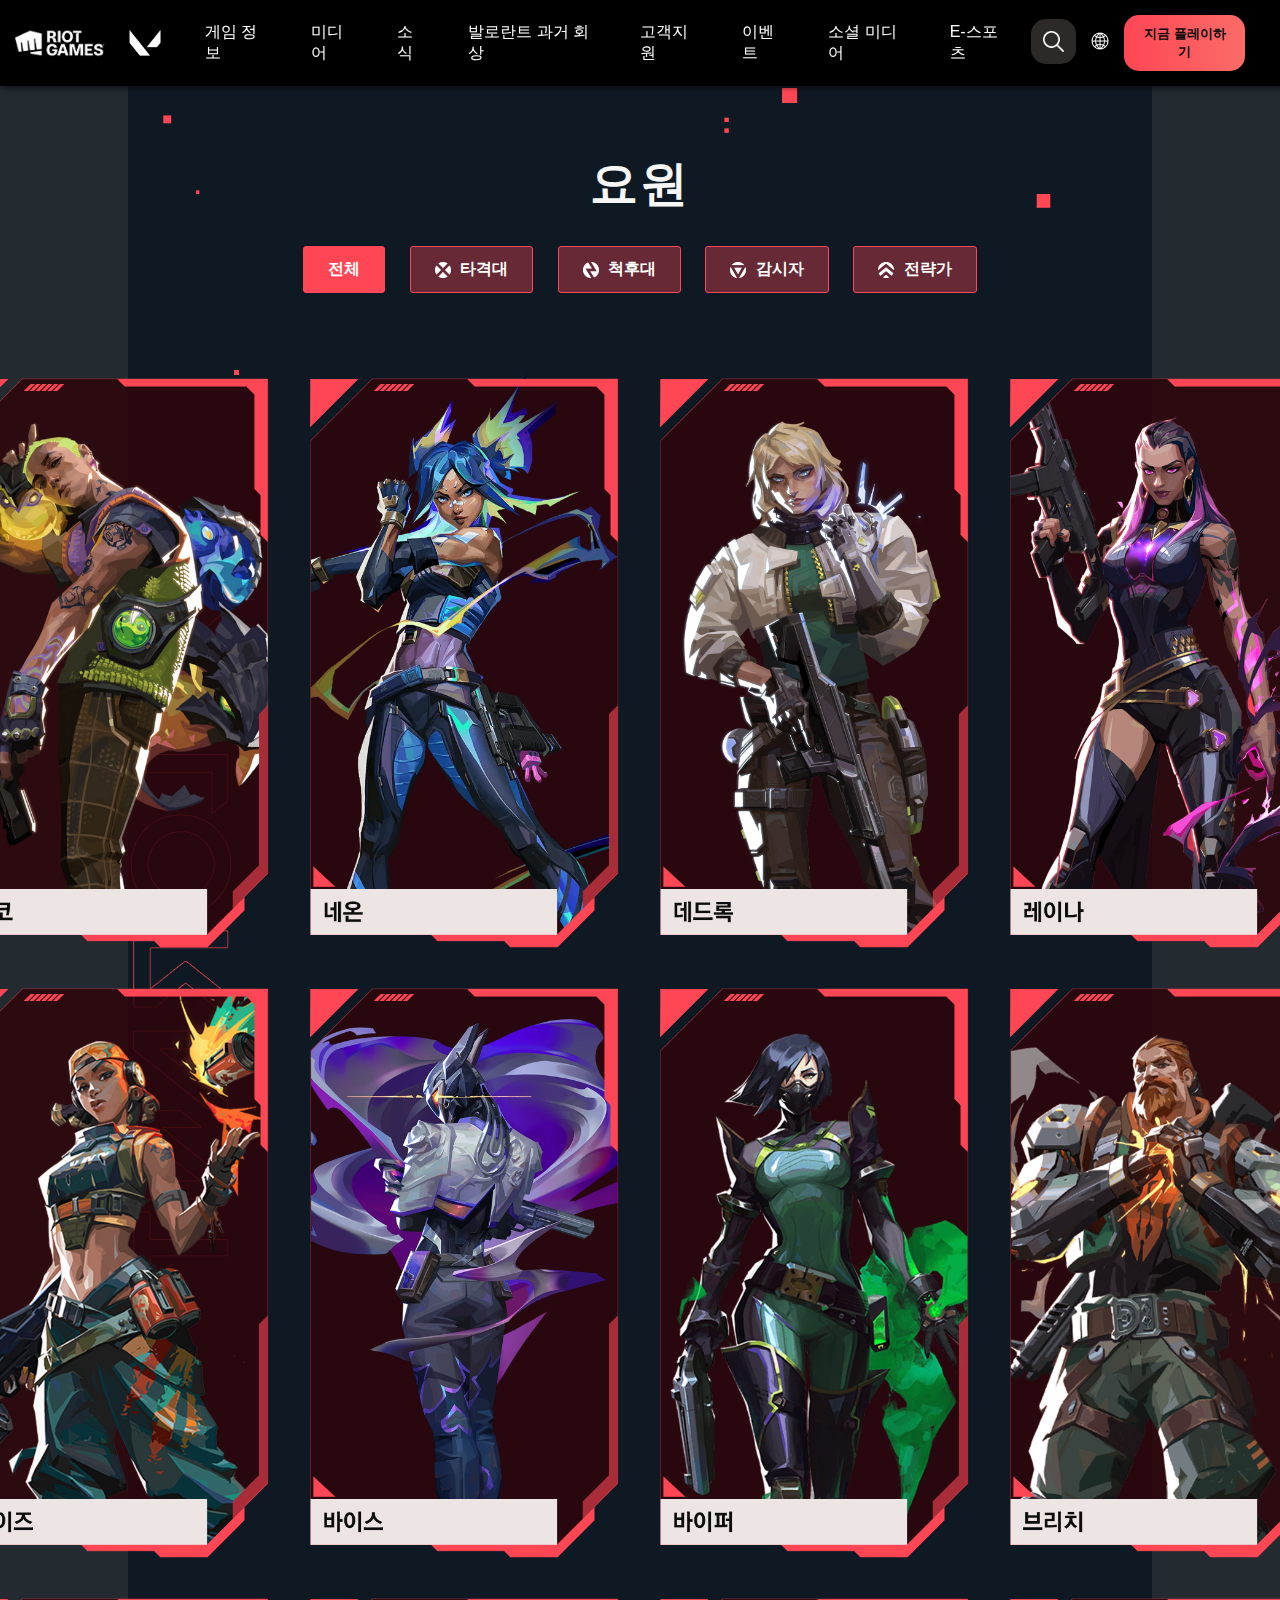
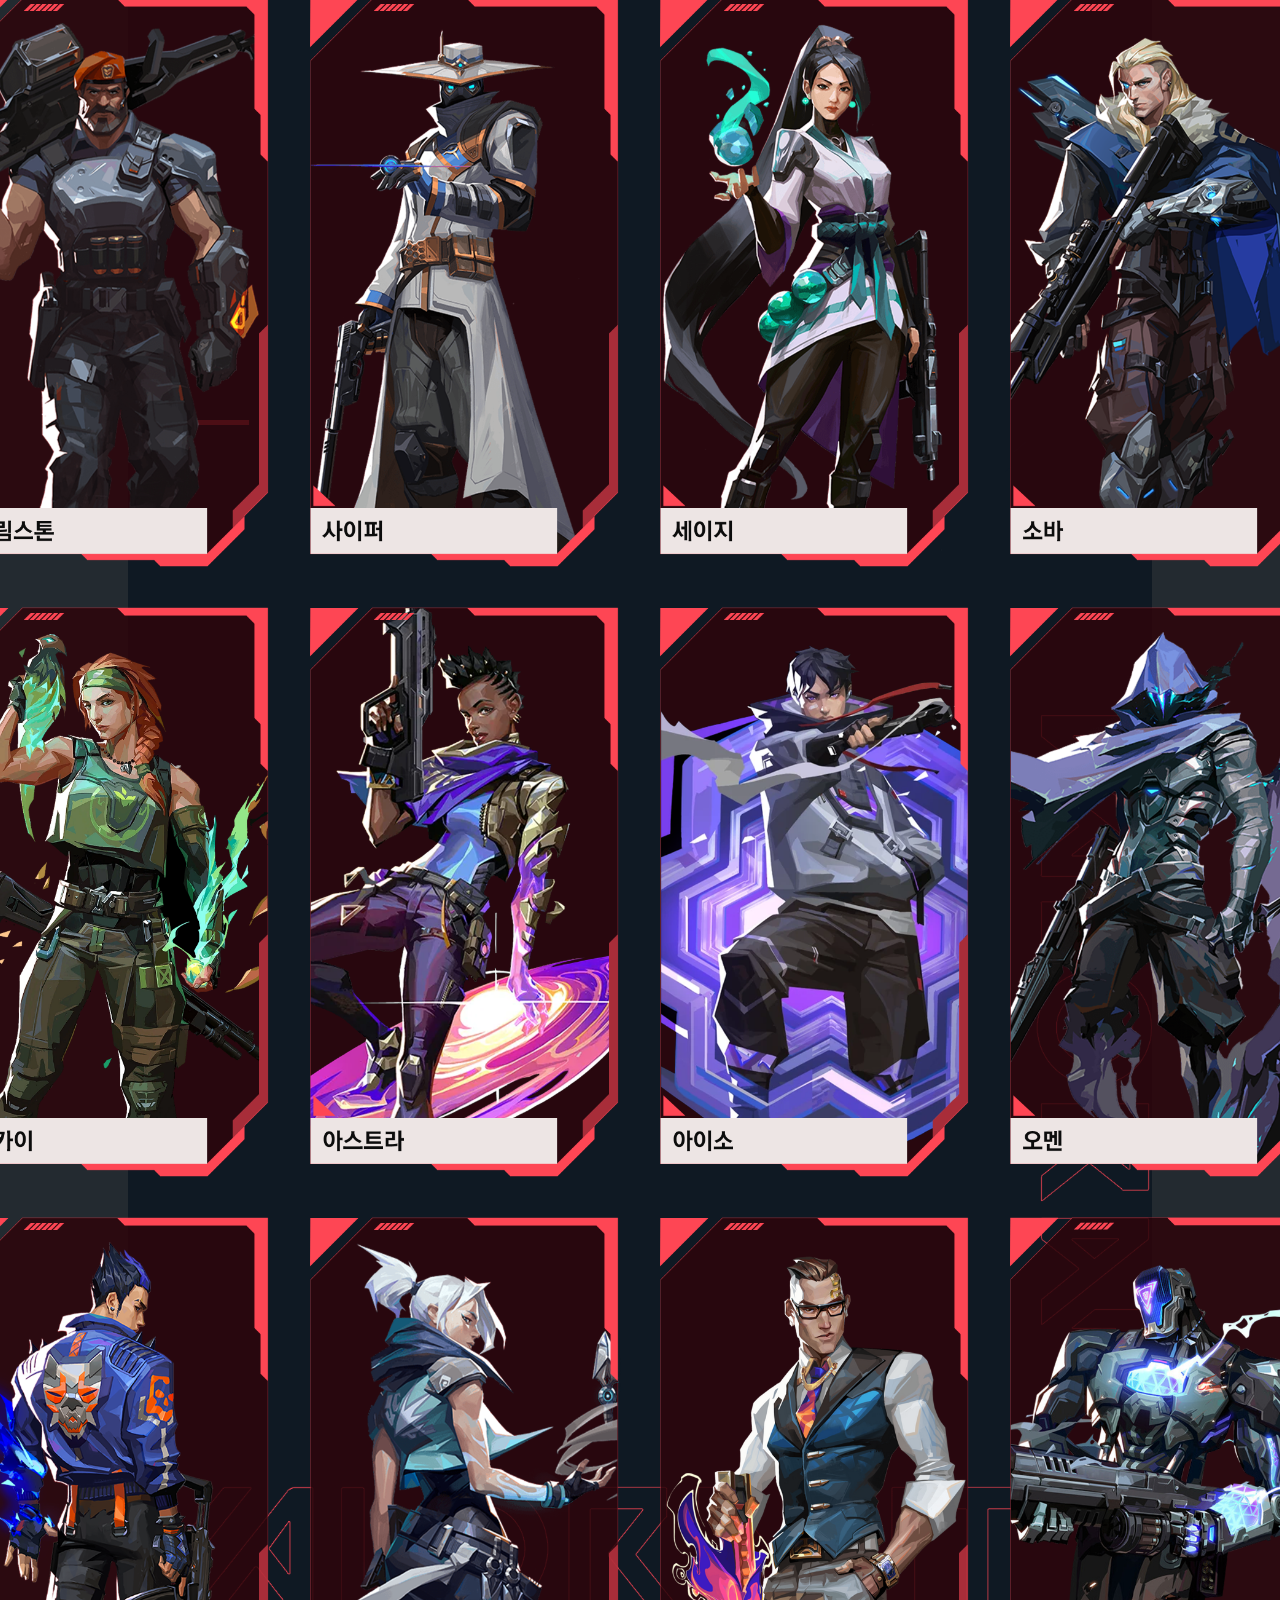
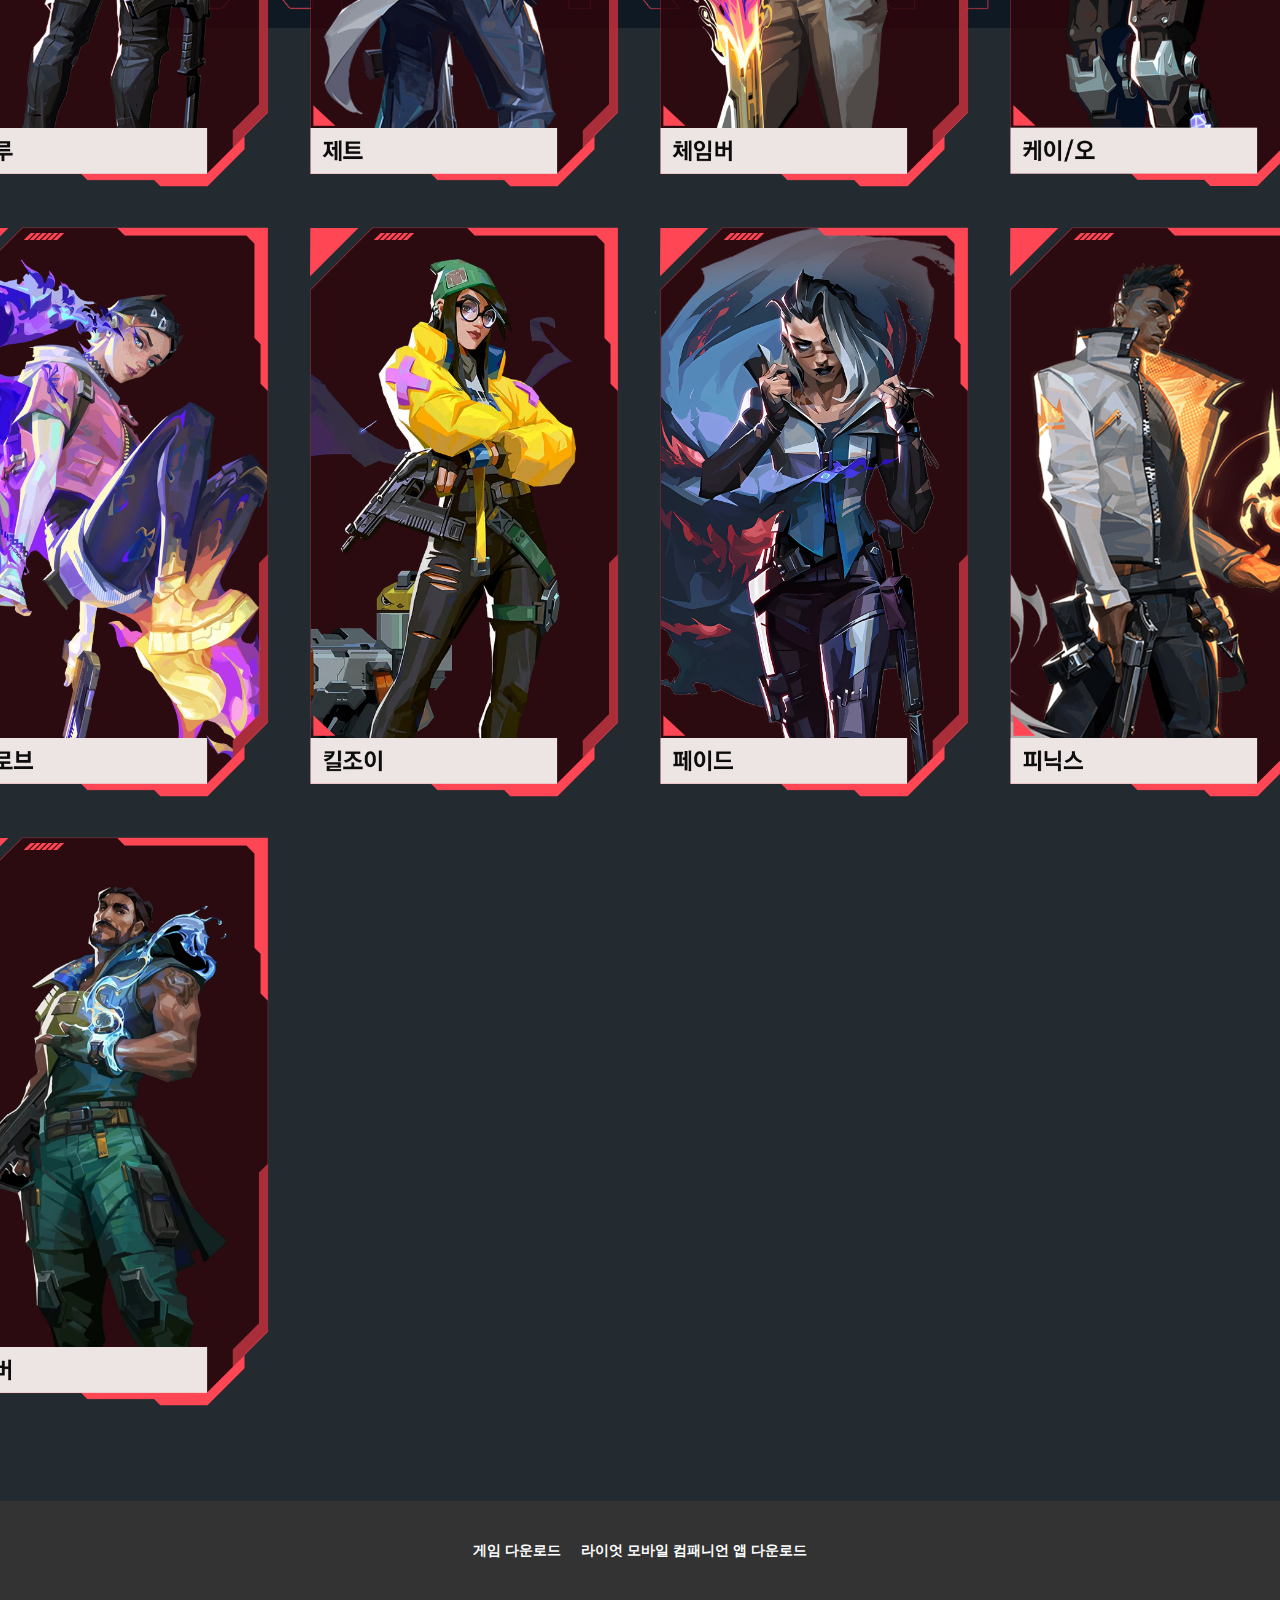
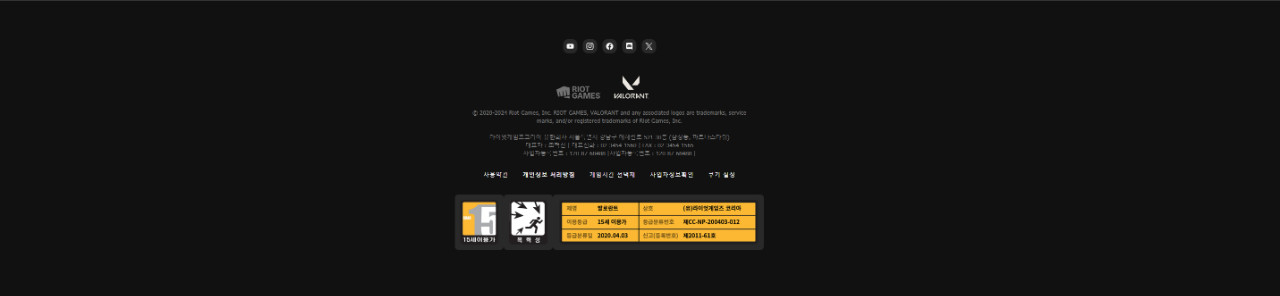
<file: page1.html>
<!DOCTYPE html>
<html lang="ko">
<head>
    <meta charset="UTF-8">
    <meta name="viewport" content="width=device-width, initial-scale=1.0">
    <title>요원</title>
    <link rel="stylesheet" href="styles1.css">
    <link rel="shortcut icon" type="image/png" href="./img/파비콘.ico">
</head>
<body>
    <div class="navbar">
        <div style="display: flex; align-items: center;">
            <img src="./img/라이엇 로고.png" alt="" class="logo">
            <img src="./img/발로란트 네비용.png" alt="" class="logo3">
            <div class="navbar-menu">
                <a href="#">게임 정보</a>
                <a href="#">미디어</a>
                <a href="#">소식</a>
                <a href="#">발로란트 과거 회상</a>
                <a href="#">고객지원</a>
                <a href="#">이벤트</a>
                <a href="#">소셜 미디어</a>
                <a href="#">E-스포츠</a>
            </div>
        </div>
        <div class="navbar-right">
            <a href="#" class="icon"><img src="./img/돋보기.png" alt="검색" /></a>
            <a href="#" class="icon2"><img src="./img/지구본 아이콘.png" alt="계정" /></a>
            <button class="play-button">지금 플레이하기</button>
        </div>
    </div>

    <div class="header-section">
        <h1 class="main-title">요원</h1>
        <div class="filter-buttons">
            <button class="filter-btn active" data-role="all">전체</button>
            <button class="filter-btn" data-role="타격대">
                <img src="./img/타격대 로고.png" alt="아이콘" style="width: 16px; height: 16px; margin-right: 5px;">
                타격대
            </button>
            <button class="filter-btn" data-role="척후대">
                <img src="./img/척후대 로고.png" alt="아이콘" style="width: 16px; height: 16px; margin-right: 5px;">
                척후대
            </button>
            <button class="filter-btn" data-role="감시자">
                <img src="./img/감시자 로고.png" alt="아이콘" style="width: 16px; height: 16px; margin-right: 5px;">
                감시자
            </button>
            <button class="filter-btn" data-role="전략가">
                <img src="./img/전략가 로고.png" alt="아이콘" style="width: 16px; height: 16px; margin-right: 5px;">
                전략가
            </button>
        </div>
    </div>
    
    <div class="container">
        <a href="https://playvalorant.com/ko-kr/agents/gekko/" class="agent" data-role="척후대">
            <img src="./img/게코.png" alt="게코">
        </a>
        <a href="https://playvalorant.com/ko-kr/agents/neon/" class="agent" data-role="타격대">
            <img src="./img/네온.png" alt="네온">
        </a>
        <a href="https://playvalorant.com/ko-kr/agents/deadlock/" class="agent" data-role="감시자">
            <img src="./img/데드록.png" alt="데드록">
        </a>
        <a href="https://playvalorant.com/ko-kr/agents/reyna/" class="agent" data-role="타격대">
            <img src="./img/레이나.png" alt="레이나">
        </a>
        <a href="https://playvalorant.com/ko-kr/agents/raze/" class="agent" data-role="타격대">
            <img src="./img/레이즈.png" alt="레이즈">
        </a>
        <a href="https://playvalorant.com/ko-kr/agents/vyse/" class="agent" data-role="감시자">
            <img src="./img/바이스.png" alt="바이스">
        </a>
        <a href="https://playvalorant.com/ko-kr/agents/viper/" class="agent" data-role="전략가">
            <img src="./img/바이퍼.png" alt="바이퍼">
        </a>
        <a href="https://playvalorant.com/ko-kr/agents/breach/" class="agent" data-role="척후대">
            <img src="./img/브리치.png" alt="브리치">
        </a>
        <a href="https://playvalorant.com/ko-kr/agents/brimstone/" class="agent" data-role="전략가">
            <img src="./img/브림스톤.png" alt="브림스톤">
        </a>
        <a href="https://playvalorant.com/ko-kr/agents/cypher/" class="agent" data-role="감시자">
            <img src="./img/사이퍼.png" alt="사이퍼">
        </a>
        <a href="https://playvalorant.com/ko-kr/agents/sage/" class="agent" data-role="감시자">
            <img src="./img/세이지.png" alt="세이지">
        </a>
        <a href="https://playvalorant.com/ko-kr/agents/sova/" class="agent" data-role="척후대">
            <img src="./img/소바.png" alt="소바">
        </a>
        <a href="https://playvalorant.com/ko-kr/agents/skye/" class="agent" data-role="척후대">
            <img src="./img/스카이.png" alt="스카이">
        </a>
        <a href="https://playvalorant.com/ko-kr/agents/astra/" class="agent" data-role="전략가">
            <img src="./img/아스트라.png" alt="아스트라">
        </a>
        <a href="https://playvalorant.com/ko-kr/agents/iso/" class="agent" data-role="타격대">
            <img src="./img/아이소.png" alt="아이소">
        </a>
        <a href="https://playvalorant.com/ko-kr/agents/omen/" class="agent" data-role="전략가">
            <img src="./img/오멘.png" alt="오멘">
        </a>
        <a href="https://playvalorant.com/ko-kr/agents/yoru/" class="agent" data-role="타격대">
            <img src="./img/요루.png" alt="요루">
        </a>
        <a href="https://playvalorant.com/ko-kr/agents/jett/" class="agent" data-role="타격대">
            <img src="./img/제트.png" alt="제트">
        </a>
        <a href="https://playvalorant.com/ko-kr/agents/chamber/" class="agent" data-role="감시자">
            <img src="./img/체임버.png" alt="체임버">
        </a>
        <a href="https://playvalorant.com/ko-kr/agents/kay-o/" class="agent" data-role="척후대">
            <img src="./img/케이오.png" alt="케이오">
        </a>
        <a href="https://playvalorant.com/ko-kr/agents/clove/" class="agent" data-role="전략가">
            <img src="./img/클로브.png" alt="클로브">
        </a>
        <a href="https://playvalorant.com/ko-kr/agents/killjoy/" class="agent" data-role="감시자">
            <img src="./img/킬조이.png" alt="킬조이">
        </a>
        <a href="https://playvalorant.com/ko-kr/agents/fade/" class="agent" data-role="척후대">
            <img src="./img/페이드.png" alt="페이드">
        </a>
        <a href="https://playvalorant.com/ko-kr/agents/phoenix/" class="agent" data-role="타격대">
            <img src="./img/피닉스.png" alt="피닉스">
        </a>
        <a href="https://playvalorant.com/ko-kr/agents/harbor/" class="agent" data-role="전략가">
            <img src="./img/하버.png" alt="하버">
        </a>
    </div>
<!-- container div 닫은 후, script 태그 전에 추가 -->
<!-- 구분선 역할의 사각형 -->
<div style="
    width: 100%;
    height: 100px;  /* 얇은 선 */
    background-color: #333333;  /* 발로란트 레드 컬러 */
    margin-top: 50px;
    position: relative;
    display: flex; /* 플렉스 박스 사용 */
    justify-content: center; /* 수평 중앙 정렬 */
    align-items: center; /* 수직 중앙 정렬 */
    color: white; /* 글자 색상 */
    font-size: 14px; /* 글자 크기 */
    font-weight: bold;
">   
<p style="margin-right: 20px;">게임 다운로드</p> <!-- 오른쪽 여백 추가 -->
    <p>라이엇 모바일 컴패니언 앱 다운로드</p>
</div>

<!-- 푸터 -->
<div style="
    width: 100%;
    display: flex;
    justify-content: center;
    align-items: center;
    padding: 30px 0;
    background-color: #111111;
">
    <img src="./img/푸터.PNG" alt="footer" style="
        max-width: 80%;
        height: auto;
        display: block;
    ">
</div>

    <script>
document.addEventListener('DOMContentLoaded', function() {
    const filterButtons = document.querySelectorAll('.filter-btn');
    const container = document.querySelector('.container');
    const agents = document.querySelectorAll('.agent');

    filterButtons.forEach(button => {
        button.addEventListener('click', function() {
            // 활성화된 버튼 스타일 변경
            filterButtons.forEach(btn => btn.classList.remove('active'));
            this.classList.add('active');

            const selectedRole = this.getAttribute('data-role');

            // 모든 요원을 일단 숨김
            agents.forEach(agent => {
                agent.style.display = 'none';
            });

            // 선택된 역할의 요원만 표시
            let visibleAgents;
            if (selectedRole === 'all') {
                visibleAgents = Array.from(agents);
            } else {
                visibleAgents = Array.from(agents).filter(agent => 
                    agent.getAttribute('data-role') === selectedRole
                );
            }

            // 보이는 요원들 재정렬
            visibleAgents.forEach((agent, index) => {
                agent.style.display = 'block';
                agent.style.opacity = '0';
                agent.style.transform = 'scale(0.8)';
                agent.style.gridRow = `${Math.floor(index / 4) + 1}`;
                agent.style.gridColumn = `${(index % 4) + 1}`;
                
                // 애니메이션 효과
                setTimeout(() => {
                    agent.style.opacity = '1';
                    agent.style.transform = 'scale(1)';
                }, 50 * index);
            });
        });
    });
});
document.addEventListener('DOMContentLoaded', function() {
    const cursor = document.querySelector('.custom-cursor');
    const agents = document.querySelectorAll('.agent');

    // 커서 이동 - requestAnimationFrame 사용하여 더 부드럽게
    let mouseX = 0;
    let mouseY = 0;
    let cursorX = 0;
    let cursorY = 0;

    document.addEventListener('mousemove', function(e) {
        mouseX = e.clientX;
        mouseY = e.clientY;
    });
});
document.addEventListener('DOMContentLoaded', function() {
    const cursor = document.querySelector('.custom-cursor');
    const agents = document.querySelectorAll('.agent');

    // 커서 이동
    document.addEventListener('mousemove', function(e) {
        cursor.style.left = e.clientX + 'px';
        cursor.style.top = e.clientY + 'px';
    });

    // 요원 카드에만 반응
    agents.forEach(agent => {
        agent.addEventListener('mouseenter', () => {
            cursor.classList.add('hover');
        });
        
        agent.addEventListener('mouseleave', () => {
            cursor.classList.remove('hover');
        });
    });
});

    </script>
</body>
</html>
</file>
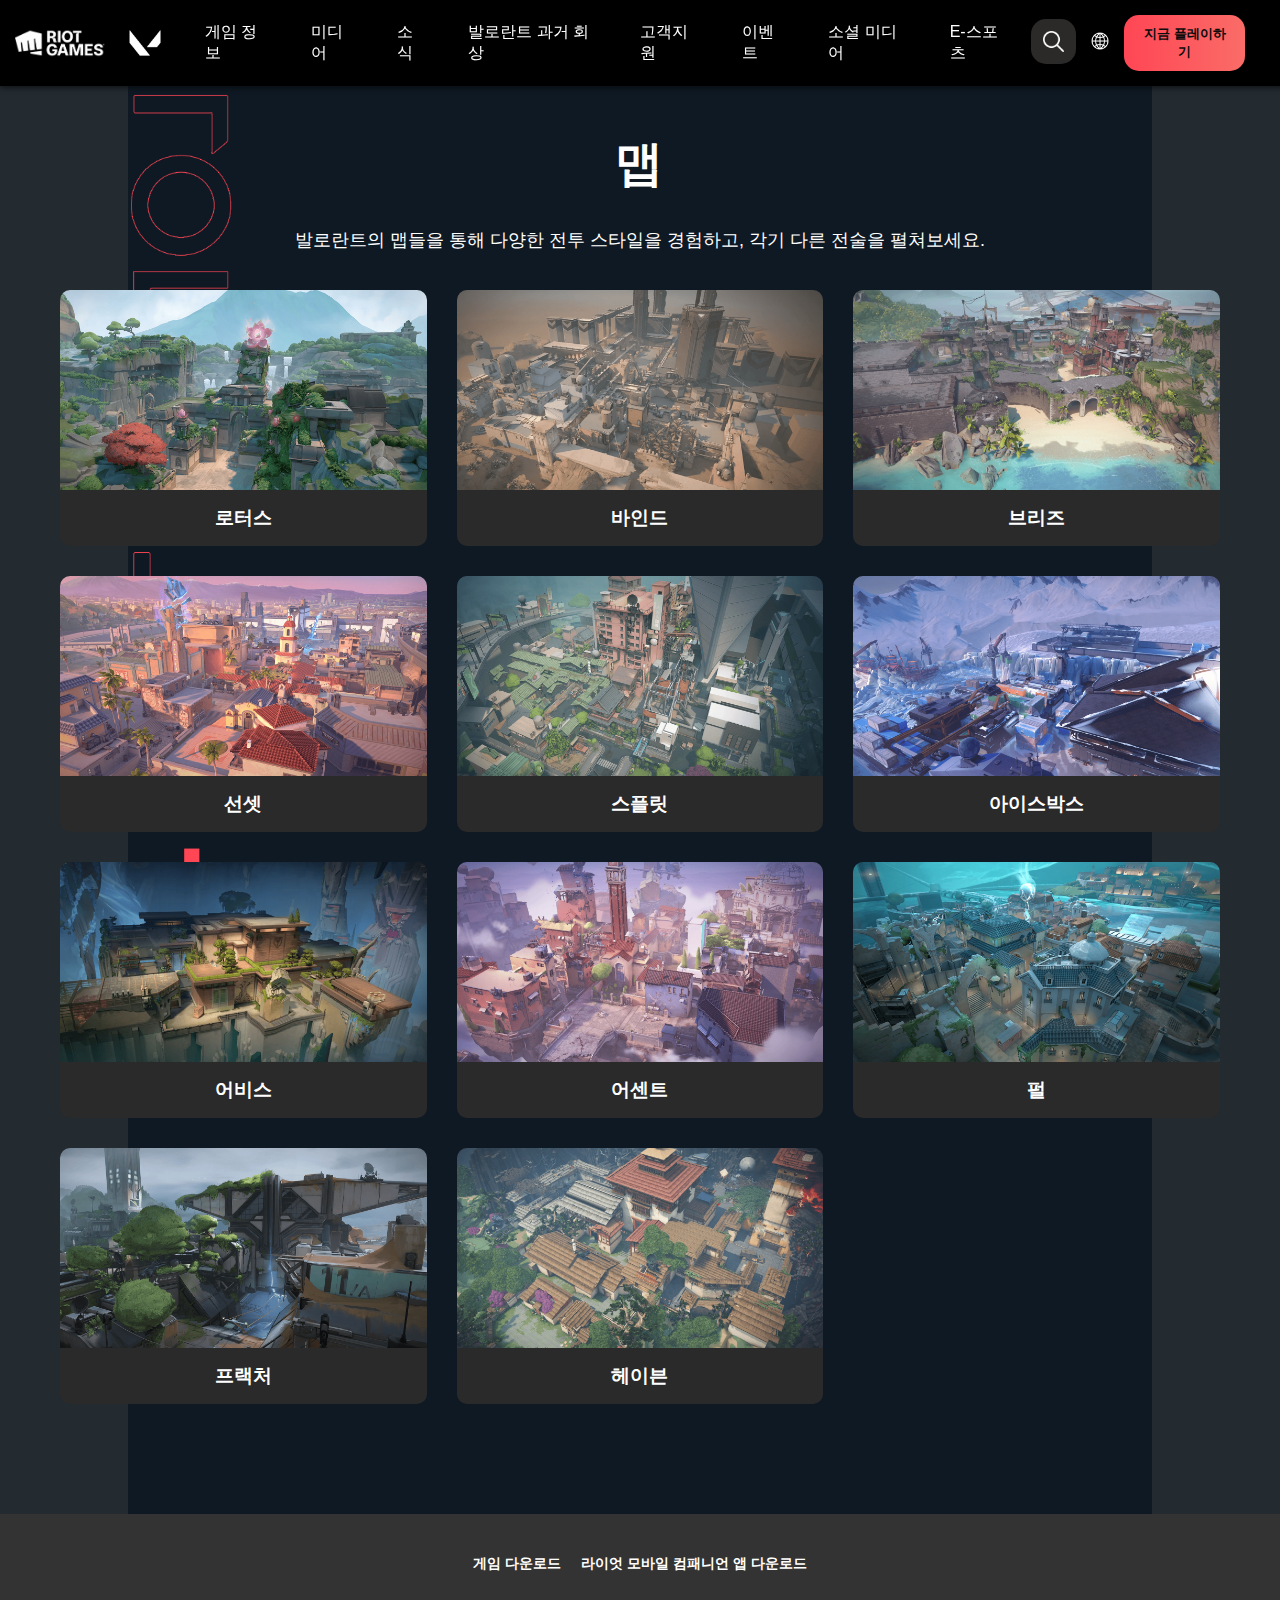
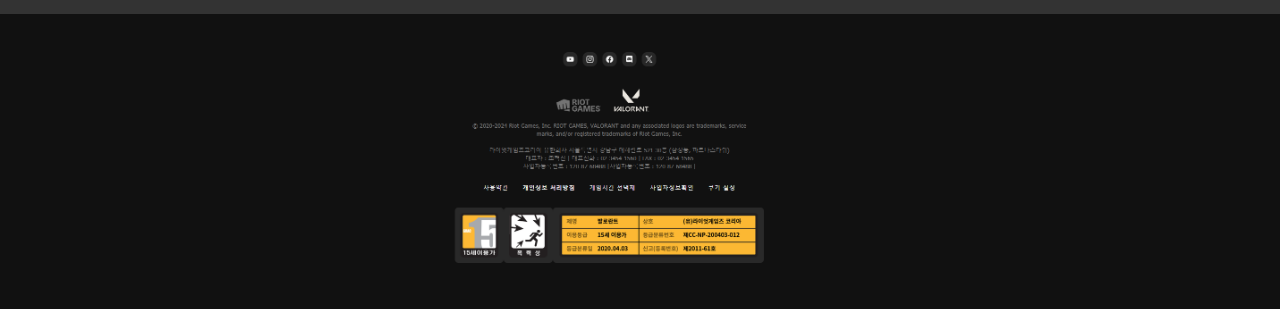
<file: page2.html>
<!DOCTYPE html>
<html lang="ko">
<head>
    <meta charset="UTF-8">
    <meta name="viewport" content="width=device-width, initial-scale=1.0">
    <title>맵</title>
    <link rel="stylesheet" href="styles2.css">
    <link rel="shortcut icon" type="image/png" href="./img/파비콘.ico">
</head>
<body>
    <div class="navbar">
        <div style="display: flex; align-items: center;">
            <img src="./img/라이엇 로고.png" alt="" class="logo">
            <img src="./img/발로란트 네비용.png" alt="" class="logo3">
            <div class="navbar-menu">
                <a href="#">게임 정보</a>
                <a href="#">미디어</a>
                <a href="#">소식</a>
                <a href="#">발로란트 과거 회상</a>
                <a href="#">고객지원</a>
                <a href="#">이벤트</a>
                <a href="#">소셜 미디어</a>
                <a href="#">E-스포츠</a>
            </div>
        </div>
        <div class="navbar-right">
            <a href="#" class="icon"><img src="./img/돋보기.png" alt="검색" /></a>
            <a href="#" class="icon2"><img src="./img/지구본 아이콘.png" alt="계정" /></a>
            <button class="play-button">지금 플레이하기</button>
        </div>
    </div>
    <!-- 맵 그리드 -->
    <div class="maps-container">
        <h1>맵</h1>
        <p>발로란트의 맵들을 통해 다양한 전투 스타일을 경험하고, 각기 다른 전술을 펼쳐보세요.</p>
        <div class="maps-grid">
            <div class="map-item" data-map="lotus">
                <img src="./map/로투스.png" alt="로터스">
                <span>로터스</span>
            </div>
            <div class="map-item" data-map="bind">
                <img src="./map/바인드.png" alt="바인드">
                <span>바인드</span>
            </div>
            <div class="map-item" data-map="breeze">
                <img src="./map/브리즈.png" alt="브리즈">
                <span>브리즈</span>
            </div>
            <div class="map-item" data-map="sunset">
                <img src="./map/선셋.png" alt="선셋">
                <span>선셋</span>
            </div>
            <div class="map-item" data-map="split">
                <img src="./map/스플릿.png" alt="스플릿">
                <span>스플릿</span>
            </div>
            <div class="map-item" data-map="icebox">
                <img src="./map/아이스박스.png" alt="아이스박스">
                <span>아이스박스</span>
            </div>
            <div class="map-item" data-map="abyss">
                <img src="./map/어비스.png" alt="어비스">
                <span>어비스</span>
            </div>
            <div class="map-item" data-map="ascent">
                <img src="./map/어센트.png" alt="어센트">
                <span>어센트</span>
            </div>
            <div class="map-item" data-map="pearl">
                <img src="./map/펄.png" alt="펄">
                <span>펄</span>
            </div>
            <div class="map-item" data-map="fracture">
                <img src="./map/프랙처.png" alt="프랙처">
                <span>프랙처</span>
            </div>
            <div class="map-item" data-map="haven">
                <img src="./map/헤이븐.png" alt="헤이븐">
                <span>헤이븐</span>
            </div>
        </div>
    </div>

    <!-- 모달 -->
    <div class="modal" id="mapModal">
        <div class="modal-content">
            <div class="main-content">
                <div class="slider-container">
                    <span class="close-button">&times;</span>
                    <div class="slider">
                        <!-- 슬라이더 이미지는 JavaScript로 동적 추가 -->
                    </div>
                    <button class="slider-button prev">&#10094;</button>
                    <button class="slider-button next">&#10095;</button>
                </div>
                <div class="map-info">
                    <h2 class="map-title"></h2>
                    <p class="map-description"></p>
                </div>
            </div>
            <div class="thumbnail-nav">
                <!-- 썸네일들은 JavaScript로 동적 추가됨 -->
            </div>
        </div>
    </div>
    <!-- container div 닫은 후, script 태그 전에 추가 -->
<!-- 구분선 역할의 사각형 -->
<div style="
    width: 100%;
    height: 100px;  /* 얇은 선 */
    background-color: #333333;  /* 발로란트 레드 컬러 */
    margin-top: 50px;
    position: relative;
    display: flex; /* 플렉스 박스 사용 */
    justify-content: center; /* 수평 중앙 정렬 */
    align-items: center; /* 수직 중앙 정렬 */
    color: white; /* 글자 색상 */
    font-size: 14px; /* 글자 크기 */
    font-weight: bold;
">   
<p style="margin-right: 20px;">게임 다운로드</p> <!-- 오른쪽 여백 추가 -->
    <p>라이엇 모바일 컴패니언 앱 다운로드</p>
</div>

<!-- 푸터 -->
<div style="
width: 100%;
display: flex;
justify-content: center;
align-items: center;
padding: 30px 0;
background-color: #111111;
">
<img src="./img/푸터.PNG" alt="footer" style="
    max-width: 80%;
    height: auto;
    display: block;
">
</div>
    

    <script>
        document.addEventListener('DOMContentLoaded', function() {
    const mapData = {
        lotus: {
            title: '로터스',
            description: '고대의 힘을 내뿜는 별 매개체를 간직한 신비로운 건축물입니다. 돌로 된 거대한 문은 다양한 이동 경로를 제공하며 신비로운 지점 3개로의 길을 열어줍니다.',
            images: [
                './map/로투스.png',
                './map/로투스2.png',
                './map/로투스3.png',
                './map/로투스4.png',
                './map/로투스5.png'
            ]
        },
        bind: {
            title: '바인드',
            description: '두 지점으로 구성되며 중간 지점이 없어 왼쪽 또는 오른쪽을 선택해야 합니다. 양쪽 지점에는 공격팀을 위한 지름길과 한쪽으로만 이동할 수 있는 순간이동기 한 쌍이 있어 측면 공격에 활용할 수 있습니다.',
            images: [
                './map/바인드.png',
                './map/바인드2.png',
                './map/바인드3.png',
                './map/바인드4.png',
                './map/바인드5.png'
            ]
        },
        breeze: {
            title: '브리즈',
            description: '열대 파라다이스의 역사적 유적과 해변 동굴의 경치를 만끽해보세요. 하지만 엄호가 필요할 겁니다. 탁 트인 넓은 공간에서 원거리 교전이 펼쳐지니까요. 측면 공격에 잘 대비한다면 승리에 한 걸음 다가갈 수 있을 것입니다.',
            images: [
                './map/브리즈.png',
                './map/브리즈2.png',
                './map/브리즈3.png',
                './map/브리즈4.png',
                './map/브리즈5.png'
            ]
        },
        sunset: {
            title: '선셋',
            description: '지역 킹덤사 시설에서 발생한 사고가 도시 전체로 번지려고 합니다. 단골 푸드 트럭에서 간단히 끼니를 해결하고, 공격로가 세 개인 전통적 구성의 맵에서 도시를 누비며 전투하세요.',
            images: [
                './map/선셋.png',
                './map/선셋2.png',
                './map/선셋3.png',
                './map/선셋4.png',
                './map/선셋5.png'
            ]
        },
        split: {
            title: '스플릿',
            description: '멀리 가려면 위로 이동해야 합니다. 높이 솟아오른 중앙 구역이 두 지점을 나누고 있어 줄사다리 두 개를 이용해 재빨리 움직일 수 있죠. 각 지점에는 장악에 아주 중요한 탑이 세워져 있습니다. 속수무책으로 당하지 않으려면 꼭 위쪽을 확인하세요.',
            images: [
                './map/스플릿.png',
                './map/스플릿2.png',
                './map/스플릿3.png',
                './map/스플릿4.png',
                './map/스플릿5.png'
            ]
        },
        icebox: {
            title: '아이스박스',
            description: '다음 전장은 혹한 지대에 위치한 킹덤의 비밀 발굴 현장입니다. 눈과 쇠붙이로 둘러싸인 스파이크 설치 지점에서는 전후좌우로 능숙하게 교전하는 능력이 필수죠. 집라인을 이용한 기습 공격으로 적의 허를 찔러보세요.',
            images: [
                './map/아이스박스.png',
                './map/아이스박스2.png',
                './map/아이스박스3.png',
                './map/아이스박스4.png',
                './map/아이스박스5.png'
            ]
        },
        abyss: {
            title: '어비스',
            description: '아슬아슬한 함정과 수직적 게임플레이로 위험한 스릴을 제공하는 5대5 스파이크 모드 맵입니다. 발밑을 조심하세요. 어비스는 발로란트 최초로 경계가 없는 맵이며 모래시계의 후예의 숨겨진 비밀 기지를 배경으로 합니다.',
            images: [
                './map/어비스.png',
                './map/어비스2.png',
                './map/어비스3.png',
                './map/어비스4.png',
                './map/어비스5.png'
            ]
        },
        ascent: {
            title: '어센트',
            description: '어센트에서는 소규모 진지전과 소모전을 벌일 수 있는 개방 구역을 중심으로 두 지점이 나뉘어 있습니다. 각 지점은 해체 불가능한 폭탄 문으로 수비를 강화할 수 있으며, 일단 문이 닫히면 문을 파괴하거나 다른 길을 찾아야 합니다. 가능한 한 많은 지역을 지키세요.',
            images: [
                './map/어센트.png',
                './map/어센트2.png',
                './map/어센트3.png',
                './map/어센트4.png',
                './map/어센트5.png'
            ]
        },
        pearl: {
            title: '펄',
            description: '공격팀은 역동적인 수중 도시의 2개 지점으로 나뉜 맵에서 수비팀을 압박합니다. 펄은 기계적 요소가 없는 지형 기반의 맵입니다. 협소한 중앙과 양쪽의 긴 구역으로 이루어진 오메가 지구의 첫 번째 맵에서 전투를 벌이세요.',
            images: [
                './map/펄.png',
                './map/펄2.png',
                './map/펄3.png',
                './map/펄4.png',
                './map/펄5.png'
            ]
        },
        fracture: {
            title: '프랙처',
            description: '레디어나이트 실험 실패로 파괴된 일급 비밀 연구 시설입니다. 수비팀의 전략은 맵처럼 두 갈래로 나누어집니다. 공격팀의 영역에서 맞붙거나 위기에 대비하여 공격을 견디세요.',
            images: [
                './map/프랙처.png',
                './map/프랙처2.png',
                './map/프랙처3.png',
                './map/프랙처4.png',
                './map/프랙처5.png'
            ]
        },
        haven: {
            title: '헤이븐',
            description: '잊혀진 수도원 아래에서 세 지점을 장악하기 위한 요원들의 전투가 활발히 벌어집니다. 장악해야 할 지역이 더 많지만, 수비팀이 추가 지역을 이용해 공격적인 압박을 가할 수 있습니다.',
            images: [
                './map/헤이븐.png',
                './map/헤이븐2.png',
                './map/헤이븐3.png',
                './map/헤이븐4.png',
                './map/헤이븐5.png'
            ]
        },
    };

    let currentSlide = 0;
    let currentMap = '';

    // 모달 열기
    document.querySelectorAll('.map-item').forEach(item => {
        item.addEventListener('click', function() {
            const mapId = this.dataset.map;
            currentMap = mapId;
            currentSlide = 0;
            openModal(mapId);
        });
    });

    // 모달 닫기
    document.querySelector('.close-button').addEventListener('click', closeModal);
    window.addEventListener('click', function(e) {
        if (e.target === document.querySelector('.modal')) {
            closeModal();
        }
    });

    // 슬라이드 제어
    document.querySelector('.prev').addEventListener('click', () => changeSlide(-1));
    document.querySelector('.next').addEventListener('click', () => changeSlide(1));

    function openModal(mapId) {
        const modal = document.getElementById('mapModal');
        const data = mapData[mapId];
        
        document.querySelector('.map-title').textContent = data.title;
        document.querySelector('.map-description').textContent = data.description;
        
        // 썸네일 네비게이션 생성
        const thumbnailNav = document.querySelector('.thumbnail-nav');
        thumbnailNav.innerHTML = data.images.map((img, index) => `
            <div class="thumbnail-btn ${index === currentSlide ? 'active' : ''}" data-index="${index}">
                <img src="${img}" alt="썸네일 ${index + 1}">
            </div>
        `).join('');

        // 썸네일 클릭 이벤트 추가
        thumbnailNav.querySelectorAll('.thumbnail-btn').forEach(btn => {
            btn.addEventListener('click', function() {
                currentSlide = parseInt(this.dataset.index);
                updateSlide();
                updateThumbnails();
            });
        });
        
        updateSlide();
        modal.style.display = 'block';
    }

    function closeModal() {
        document.getElementById('mapModal').style.display = 'none';
    }

    function changeSlide(direction) {
        const images = mapData[currentMap].images;
        currentSlide = (currentSlide + direction + images.length) % images.length;
        updateSlide();
    }

    function updateSlide() {
        const slider = document.querySelector('.slider');
        const images = mapData[currentMap].images;
        slider.innerHTML = `<img src="${images[currentSlide]}" alt="맵 이미지">`;
        updateThumbnails();
    }

    function updateThumbnails() {
        document.querySelectorAll('.thumbnail-btn').forEach((btn, index) => {
            if (index === currentSlide) {
                btn.classList.add('active');
            } else {
                btn.classList.remove('active');
            }
        });
    }
});
    </script>
</body>
</html>
</file>
<file: styles1.css>
/* 기존 body 스타일 유지 */
@font-face {
    font-family: 'Interop';
    src: url('https://raw.githubusercontent.com/payw-org/Interop/main/web/fonts/Interop-Regular.woff2') format('woff2'),
    url('https://raw.githubusercontent.com/payw-org/Interop/main/web/fonts/Interop-Regular.woff') format('woff');
    font-weight: normal;
    font-style: normal;
    font-display: block;
    }
    body {
        margin: 0;
        padding: 0;
        background-image: url('./img/요원\ 배경.png');
        background-color: #232a30;
        background-repeat: no-repeat; /* 배경 반복 없애기 */
        background-position: center center; /* 정가운데 배치 */
        background-size: 80% auto; /* 크기를 80%로 줄이기 (필요에 따라 조절 가능) */
        background-position: top center; /* 배경을 위쪽 중앙으로 배치 */
        color: #ffffff;
        font-family: 'Arial', sans-serif;
        min-height: 100vh;
    }
    
    /* 네비게이션 바 스타일 */
    .navbar {
        background-color: black;
        color: white;
        padding: 15px;
        display: flex;
        justify-content: space-between; /* 좌우 정렬 */
        align-items: center;
        box-shadow: 0 2px 5px rgba(0, 0, 0, 0.5);
        font-family: 'Interop', sans-serif;
        position: fixed;
        top: 0;
        left: 0;
        width: 100%;
        z-index: 1000;
    }
    
    .navbar .logo {
        margin-right: 20px;
        height: 40px;
    }
    .navbar .logo3 {
        margin-right: 20px;
        height: 40px;
        margin-right: 20px; /* 작은 로고와 다음 요소 간의 간격 */
    }
    
    .navbar-menu {
        display: flex;
        align-items: center;
    }
    
    .navbar-menu a {
        text-decoration: none;
        color: white;
        margin: 0 20px;
        transition: color 0.3s;
    }
    
    .navbar-menu a:hover {
        color: #ff4655;
    }

    .navbar-right {
        display: flex;
        align-items: center;
        gap: 15px; /* 아이콘들 사이 간격 */
        margin-right: 50px;
    }
    .icon img {
        width: 45px; /* 아이콘 크기 조정 */
        height: 45px; /* 아이콘 크기 조정 */
        border-radius: 15px;
    }

    .icon2 img {
        width: 18px; /* 아이콘 크기 조정 */
        height: 18px; /* 아이콘 크기 조정 */
    }
    
    .play-button {
        font-weight: 700;
        background: linear-gradient(to right, #ff4655, #fa6c67);
        color: rgb(12, 12, 12); /* 버튼 글자색 */
        border: none; /* 테두리 제거 */
        border-radius: 15px; /* 모서리 둥글게 */
        padding: 10px 15px; /* 패딩 */
        cursor: pointer; /* 커서 모양 변경 */
        transition: background-color 0.3s; /* 배경색 변화 애니메이션 */
    }
    
    .play-button:hover {
        background-color: #0056b3; /* 호버 시 배경색 */
    }
    
    /* 헤더 섹션 스타일 */
    .header-section {
        text-align: center;
        padding-top: 120px;
        margin-bottom: 40px;
    }
    
    .main-title {
        font-size: 48px;
        margin-bottom: 30px;
        color: #f7f7f7;
        text-transform: uppercase;
        letter-spacing: 2px;
        font-weight: bold;
    }
    
    .filter-buttons {
        margin-bottom: 30px;
    }
    
    .filter-btn {
        background-color: transparent;
        border: 1px solid #ff4656;
        color: white;
        padding: 12px 24px;
        margin: 0 10px;
        cursor: pointer;
        font-size: 16px;
        transition: all 0.3s;
        border-radius: 3px;
        font-weight: bold;
        text-transform: uppercase;
        background-color: #ff46565d;
    }
    
    .filter-btn:hover {
        background-color: #ff4655;
    }
    
    .filter-btn.active {
        background-color: #ff4655;
        color: white;
    }
    .filter-btn img {
        width: 16px; /* 아이콘 크기 조정 */
        height: 16px; /* 아이콘 크기 조정 */
        margin-right: 5px; /* 텍스트와의 간격 조정 */
        vertical-align: middle; /* 텍스트와 수직 정렬 */
    }
    
    /* 컨테이너 스타일 */

.container {
    display: grid;
    grid-template-columns: repeat(4, 320px);
    gap: 30px;
    padding: 40px;
    justify-content: center;
    margin-top: 20px;
}

.agent {
    position: relative;
    width: 100%;
    height: 100%;
    border-radius: 12px;
    overflow: hidden;
}

.agent img {
    width: 100%;
    height: 100%;
    object-fit: cover;
    display: block;
}

/* 불필요한 여백 제거 */
.agent::before,
.agent::after {
    display: none;
}

/* 호버 효과 */
.agent:hover {
    transform: scale(1.05);
}


/* 깜빡이는 효과 애니메이션 */
@keyframes cyberpulse {
    0% {
        opacity: 0;
        transform: scale(1);
    }
    25% {
        opacity: 0.7;  /* 더 강한 깜빡임 */
        transform: scale(1.03);  /* 더 강한 펄스 */
    }
    50% {
        opacity: 0.2;  /* 중간 깜빡임 추가 */
        transform: scale(1.02);
    }
    75% {
        opacity: 0.6;  /* 추가 깜빡임 */
        transform: scale(1.01);
    }
    100% {
        opacity: 0;
        transform: scale(1);
    }
}
.agent:hover img {
    animation: glitch 0.15s infinite;  /* 속도 약간 증가 */
}

/* 글리치 효과 추가 */
@keyframes glitch {
    0% {
        clip-path: polygon(0 0, 100% 0, 100% 100%, 0 100%);
        filter: none;
        transform: translate(0);
    }
    20% {
        clip-path: polygon(0 2%, 100% 0, 100% 98%, 0 100%);
        filter: brightness(120%) hue-rotate(45deg) saturate(150%);
        transform: translate(0.5px, 0);
    }
    21% {
        clip-path: polygon(0 1%, 100% 0, 100% 99%, 0 100%);
        filter: brightness(150%) hue-rotate(-45deg);
        transform: translate(1px, 0);
    }
    23% {
        clip-path: polygon(0 0, 100% 0, 100% 100%, 0 100%);
        filter: none;
        transform: translate(0);
    }
    24% {
        clip-path: polygon(0 0, 100% 2%, 100% 98%, 0 100%);
        filter: drop-shadow(2px 0 red) drop-shadow(-2px 0 cyan);
        transform: translate(-0.5px, 0);
    }
    25% {
        clip-path: polygon(0 0, 100% 0, 100% 100%, 0 100%);
        filter: none;
        transform: translate(0);
    }
    52% {
        clip-path: polygon(0 5%, 100% 0, 100% 95%, 0 100%);
        filter: brightness(130%) hue-rotate(75deg) 
                drop-shadow(2px 0 rgba(255,0,0,0.5)) 
                drop-shadow(-2px 0 rgba(0,255,255,0.5));
        transform: translate(1px, 0);
    }
    53% {
        clip-path: polygon(0 2%, 100% 1%, 100% 98%, 0 99%);
        filter: contrast(150%) brightness(110%)
                drop-shadow(-2px 0 rgba(255,0,0,0.5)) 
                drop-shadow(2px 0 rgba(0,255,255,0.5));
        transform: translate(-1px, 0);
    }
    54% {
        clip-path: polygon(0 0, 100% 0, 100% 100%, 0 100%);
        filter: none;
        transform: translate(0);
    }
    100% {
        clip-path: polygon(0 0, 100% 0, 100% 100%, 0 100%);
        filter: none;
        transform: translate(0);
    }
}
</file>
<file: styles2.css>
@font-face {
    font-family: 'Interop';
    src: url('https://raw.githubusercontent.com/payw-org/Interop/main/web/fonts/Interop-Regular.woff2') format('woff2'),
    url('https://raw.githubusercontent.com/payw-org/Interop/main/web/fonts/Interop-Regular.woff') format('woff');
    font-weight: normal;
    font-style: normal;
    font-display: block;
    }
    body {
        margin: 0;
        padding: 0;
        background-image: url('./img/요원\ 배경.png');
        background-color: #232a30;
        background-repeat: no-repeat; /* 배경 반복 없애기 */
        background-position: center center; /* 정가운데 배치 */
        background-size: 80% auto; /* 크기를 80%로 줄이기 (필요에 따라 조절 가능) */
        color: #ffffff;
        font-family: 'Arial', sans-serif;
        min-height: 100vh;
    }
    
    /* 네비게이션 바 스타일 */
    .navbar {
        background-color: black;
        color: white;
        padding: 15px;
        display: flex;
        align-items: center;
        box-shadow: 0 2px 5px rgba(0, 0, 0, 0.5);
        font-family: 'Interop', sans-serif;
        position: fixed;
        top: 0;
        left: 0;
        width: 100%;
        z-index: 1000;
        justify-content: space-between;
    }
    .navbar-right {
        display: flex;
        align-items: center;
        gap: 15px; /* 아이콘들 사이 간격 */
        margin-right: 50px;
    }
    .icon img {
        width: 45px; /* 아이콘 크기 조정 */
        height: 45px; /* 아이콘 크기 조정 */
        border-radius: 15px;
    }
    
    .icon2 img {
        width: 18px; /* 아이콘 크기 조정 */
        height: 18px; /* 아이콘 크기 조정 */
    }
    .navbar .logo3 {
        margin-right: 20px;
        height: 40px;
        margin-right: 20px; /* 작은 로고와 다음 요소 간의 간격 */
    }
    
    .play-button {
        font-weight: 700;
        background: linear-gradient(to right, #ff4655, #fa6c67);
        color: rgb(12, 12, 12); /* 버튼 글자색 */
        border: none; /* 테두리 제거 */
        border-radius: 15px; /* 모서리 둥글게 */
        padding: 10px 15px; /* 패딩 */
        cursor: pointer; /* 커서 모양 변경 */
        transition: background-color 0.3s; /* 배경색 변화 애니메이션 */
    }
    
    .navbar .logo {
        margin-right: 20px;
        height: 40px;
    }
    
    .navbar-menu {
        display: flex;
        align-items: center;
    }
    
    .navbar-menu a {
        text-decoration: none;
        color: white;
        margin: 0 20px;
        transition: color 0.3s;
    }
    
    .navbar-menu a:hover {
        color: #ff4655;
    }
    
    .navbar-menu a::after {
        border-radius: 10px;
        content: '▼';
        position: absolute;
        right: 5px;
        font-size: 0.5em; /* 화살표 크기 조절 */
        top: 50%;
        transform: translateY(-50%);
        opacity: 0.7; /* 투명도 조절 */
    }
    /* 헤더 섹션 스타일 */
    .header-section {
        text-align: center;
        padding-top: 120px;
        margin-bottom: 40px;
    }
    
    .main-title {
        font-size: 48px;
        margin-bottom: 30px;
        color: #f7f7f7;
        text-transform: uppercase;
        letter-spacing: 2px;
        font-weight: bold;
    }

.maps-container {
    margin-top: 60px;
    padding: 40px;
    text-align: center;
}

.maps-container h1 {
    font-size: 48px;
    text-transform: uppercase;
    letter-spacing: 2px;
    font-weight: bold;
}

.maps-container p {
    font-size: 18px;
    text-transform: uppercase;
}

.maps-grid {
    display: grid;
    grid-template-columns: repeat(auto-fit, minmax(350px, 1fr));
    gap: 30px;
    max-width: 1400px;
    margin: 0 auto;
    padding: 20px;
}

.map-item {
    position: relative;
    cursor: pointer;
    transition: transform 0.3s ease;
    border-radius: 10px;
    overflow: hidden;
    background: #2a2a2a;
}

.map-item:hover {
    background: #1d1d1d;
    color: #ff4655;
    transform: scale(1.05);
}

.map-item img {
    width: 100%;
    height: 200px;
    object-fit: cover;
    display: block;
}

.map-item img:hover {
    background-color: rgba(0, 0, 0, 0.5); /* 반투명 검정색 배경 */
    opacity: 0.5; /* 초기 상태에서 보이지 않도록 설정 */
    transition: opacity 0.3s; /* 투명도 변화에 애니메이션 추가 */
}

.map-item span {
    display: block;
    padding: 15px;
    font-size: 1.2em;
    font-weight: bold;
}

/* 모달 스타일 수정 */
.modal {
    display: none;
    position: fixed;
    top: 0;
    left: 0;
    width: 100%;
    height: 100vh;
    background-color: rgba(0, 0, 0, 0.9);
    z-index: 1000;
}

.modal-content {
    position: absolute;
    top: 50%;
    left: 50%;
    transform: translate(-50%, -50%);
    width: 90%;
    max-width: 1400px;
    background-color: #1e1e1e;
    border-radius: 15px;
    overflow: hidden;
    box-shadow: 0 0 30px rgba(0, 0, 0, 0.5);
    display: flex;
    gap: 20px;
}

.main-content {
    flex: 1;
}

.slider-container {
    position: relative;
    width: 100%;
    height: 600px; /* 높이 증가 */
    margin-bottom: 20px;
}

.slider {
    width: 100%;
    height: 100%;
}

.slider img {
    width: 100%;
    height: 630px;
    object-fit: cover;
}

.map-info {
    padding: 30px 40px;
    background: linear-gradient(to bottom, rgba(30, 30, 30, 0.9), #1e1e1e);
    margin-top: -20px; /* 슬라이더와 겹치게 */
}

.map-title {
    font-size: 2em;
    margin-bottom: 20px;
    color: #ff4655;
    text-align: center; /* 텍스트 중앙 정렬 */
}

.map-description {
    font-size: 1.1em;
    line-height: 1.6;
    color: #ffffff;
    max-width: 800px;
    margin: 0 auto;
    padding: 20px 30px;
    background: rgba(61, 61, 61, 0.5); /* 반투명 검은색 배경 */
    border-radius: 10px;
    box-shadow: 0 0 20px rgba(0, 0, 0, 0.3);
    backdrop-filter: blur(5px); /* 배경 블러 효과 */
    white-space: pre-line; /* 줄바꿈 인식 */
}

/* 썸네일 네비게이션 수정 */
.thumbnail-nav {
    display: flex;
    flex-direction: column;
    gap: 15px;
    padding: 20px;
    background: #1e1e1e;
    height: 100%;
    justify-content: center;
}

.thumbnail-btn {
    width: 250px;
    height: 150px;
    border: 3px solid transparent;
    border-radius: 3px;
    overflow: hidden;
    cursor: pointer;
    transition: all 0.3s ease;
    opacity: 0.6;
}

.thumbnail-btn img {
    width: 100%;
    height: 100%;
    object-fit: cover;
}

.thumbnail-btn.active {
    border-color: #ff4655;
    opacity: 1;
}

.thumbnail-btn:hover {
    opacity: 1;
    transform: scale(1.05);
}

/* 슬라이더 버튼 스타일 개선 */
.slider-button {
    position: absolute;
    top: 60%;
    transform: translateY(-50%);
    background: rgba(255, 70, 85, 0.2);
    color: white;
    border: none;
    width: 50px;
    height: 50px;
    border-radius: 50%;
    cursor: pointer;
    font-size: 24px;
    transition: all 0.3s ease;
    display: flex;
    align-items: center;
    justify-content: center;
}

.slider-button:hover {
    background: rgba(255, 70, 85, 0.8);
}

.prev { left: 20px; }
.next { right: 20px; }

/* 닫기 버튼 개선 */
.close-button {
    position: absolute;
    right: 10px;
    top: 20px;
    font-size: 30px;
    cursor: pointer;
    color: white;
    z-index: 1001;
    width: 40px;
    height: 40px;
    background: rgba(255, 70, 85, 0.2);
    border-radius: 50%;
    display: flex;
    align-items: center;
    justify-content: center;
    transition: all 0.3s ease;
}

.close-button:hover {
    background: rgba(255, 70, 85, 0.8);
}
.footer {
    display: flex;
    justify-content: center; /* 수평 방향으로 가운데 정렬 */
    align-items: center; /* 수직 방향으로 가운데 정렬 */
    width: 100%;
    padding: 60px 0 40px;
}
</file>
